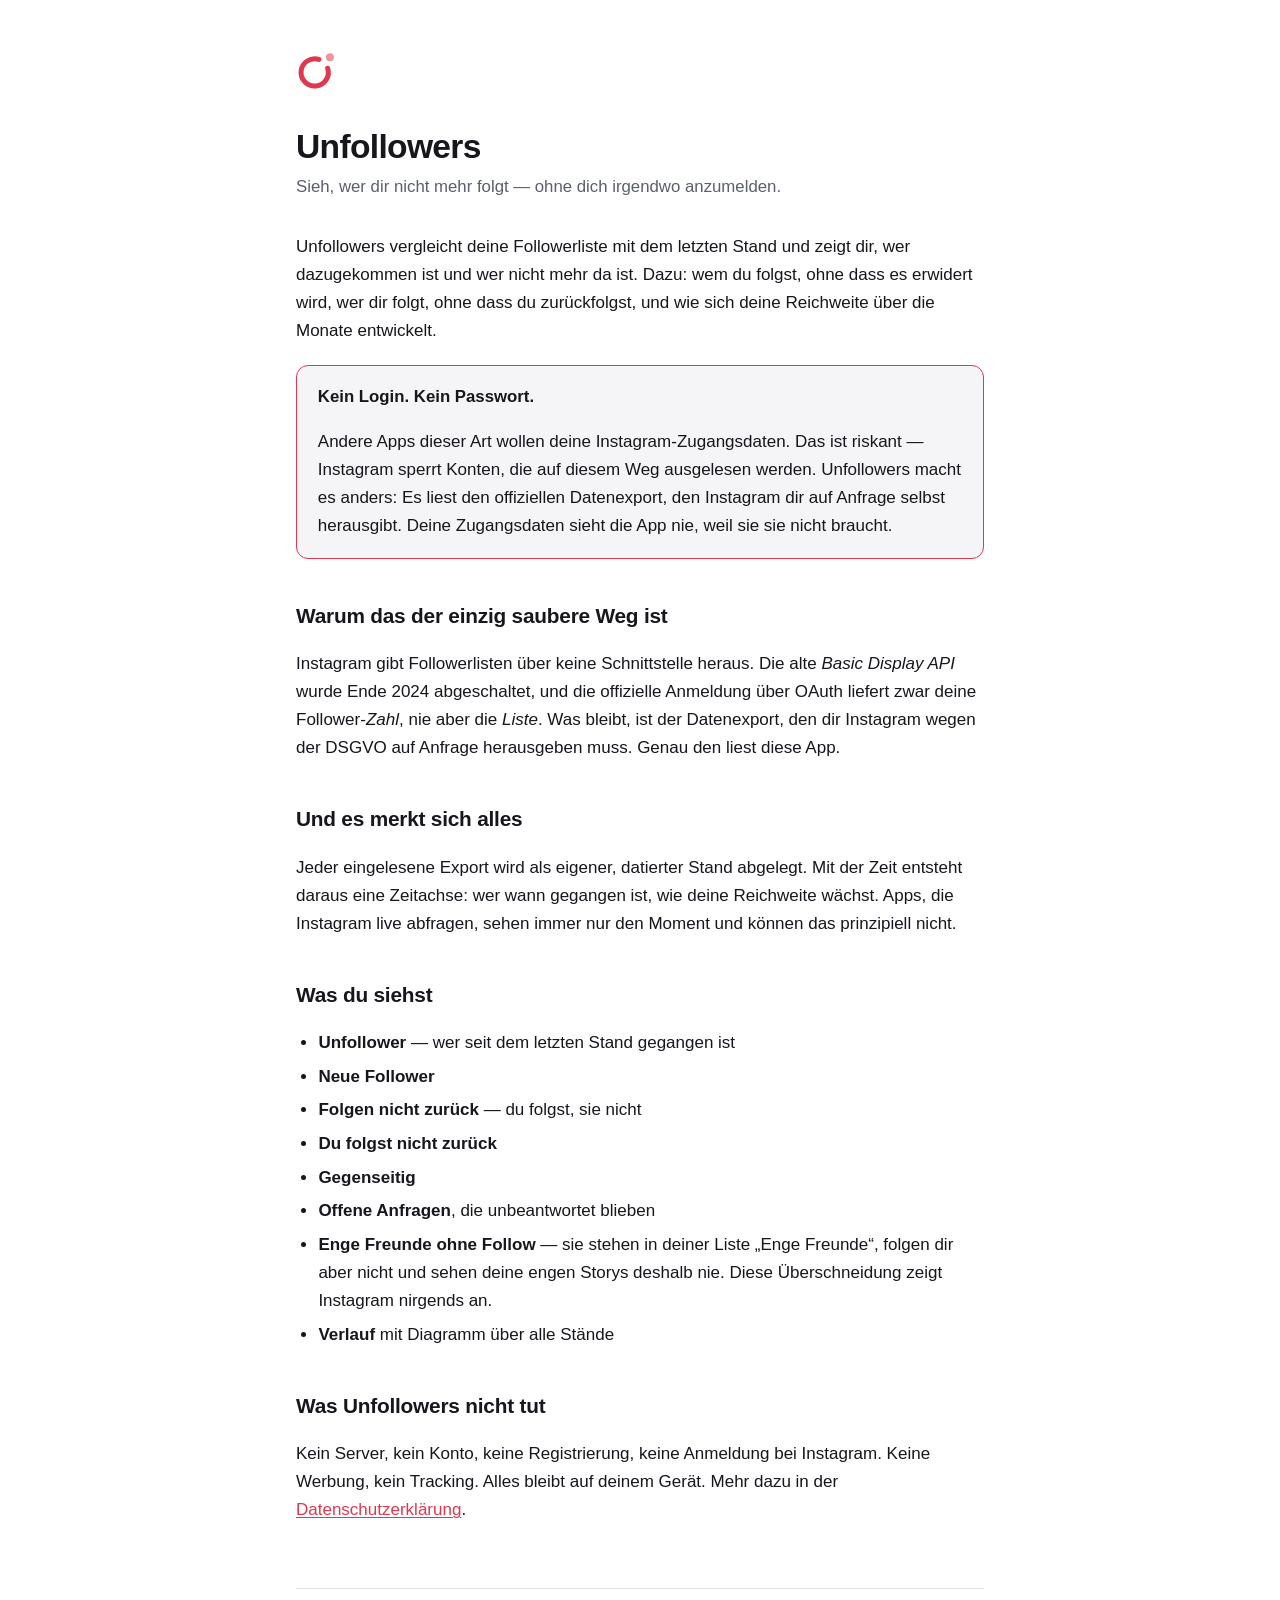
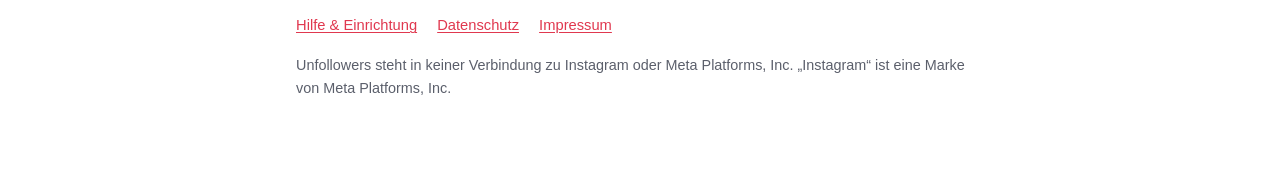
<file: index.html>
<!DOCTYPE html>
<html lang="de">
<head>
<meta charset="UTF-8">
<meta name="viewport" content="width=device-width, initial-scale=1">
<title>Unfollowers</title>
<meta name="description" content="Sieh, wer dir auf Instagram nicht mehr folgt — ohne Login, ohne Passwort, ohne Server.">
<link rel="stylesheet" href="style.css">
</head>
<body>

<div class="mark" aria-hidden="true">
    <svg viewBox="0 0 64 64" width="46" height="46" fill="none">
        <path d="M 44.07 28.13 A 19 19 0 1 1 31.87 15.93"
              stroke="var(--accent)" stroke-width="7" stroke-linecap="round"/>
        <circle cx="47.2" cy="12.8" r="5.5" fill="var(--accent-soft)"/>
    </svg>
</div>

<h1>Unfollowers</h1>
<p class="tagline">Sieh, wer dir nicht mehr folgt — ohne dich irgendwo anzumelden.</p>

<p>
    Unfollowers vergleicht deine Followerliste mit dem letzten Stand und zeigt dir,
    wer dazugekommen ist und wer nicht mehr da ist. Dazu: wem du folgst, ohne dass es
    erwidert wird, wer dir folgt, ohne dass du zurückfolgst, und wie sich deine
    Reichweite über die Monate entwickelt.
</p>

<div class="card highlight">
    <h3>Kein Login. Kein Passwort.</h3>
    <p>
        Andere Apps dieser Art wollen deine Instagram-Zugangsdaten. Das ist riskant —
        Instagram sperrt Konten, die auf diesem Weg ausgelesen werden. Unfollowers
        macht es anders: Es liest den offiziellen Datenexport, den Instagram dir auf
        Anfrage selbst herausgibt. Deine Zugangsdaten sieht die App nie, weil sie sie
        nicht braucht.
    </p>
</div>

<h2>Warum das der einzig saubere Weg ist</h2>

<p>
    Instagram gibt Followerlisten über keine Schnittstelle heraus. Die alte
    <em>Basic Display API</em> wurde Ende 2024 abgeschaltet, und die offizielle
    Anmeldung über OAuth liefert zwar deine Follower-<em>Zahl</em>, nie aber die
    <em>Liste</em>. Was bleibt, ist der Datenexport, den dir Instagram wegen der DSGVO
    auf Anfrage herausgeben muss. Genau den liest diese App.
</p>

<h2>Und es merkt sich alles</h2>

<p>
    Jeder eingelesene Export wird als eigener, datierter Stand abgelegt. Mit der Zeit
    entsteht daraus eine Zeitachse: wer wann gegangen ist, wie deine Reichweite
    wächst. Apps, die Instagram live abfragen, sehen immer nur den Moment und können
    das prinzipiell nicht.
</p>

<h2>Was du siehst</h2>

<ul>
    <li><strong>Unfollower</strong> — wer seit dem letzten Stand gegangen ist</li>
    <li><strong>Neue Follower</strong></li>
    <li><strong>Folgen nicht zurück</strong> — du folgst, sie nicht</li>
    <li><strong>Du folgst nicht zurück</strong></li>
    <li><strong>Gegenseitig</strong></li>
    <li><strong>Offene Anfragen</strong>, die unbeantwortet blieben</li>
    <li><strong>Enge Freunde ohne Follow</strong> — sie stehen in deiner Liste
        „Enge Freunde“, folgen dir aber nicht und sehen deine engen Storys deshalb
        nie. Diese Überschneidung zeigt Instagram nirgends an.</li>
    <li><strong>Verlauf</strong> mit Diagramm über alle Stände</li>
</ul>

<h2>Was Unfollowers nicht tut</h2>

<p>
    Kein Server, kein Konto, keine Registrierung, keine Anmeldung bei Instagram.
    Keine Werbung, kein Tracking. Alles bleibt auf deinem Gerät. Mehr dazu in der
    <a href="privacy.html">Datenschutzerklärung</a>.
</p>

<nav class="footer">
    <a href="support.html">Hilfe &amp; Einrichtung</a>
    <a href="privacy.html">Datenschutz</a>
    <a href="impressum.html">Impressum</a>
    <p class="meta" style="margin-top:1rem">
        Unfollowers steht in keiner Verbindung zu Instagram oder Meta Platforms, Inc.
        „Instagram“ ist eine Marke von Meta Platforms, Inc.
    </p>
</nav>

</body>
</html>
</file>
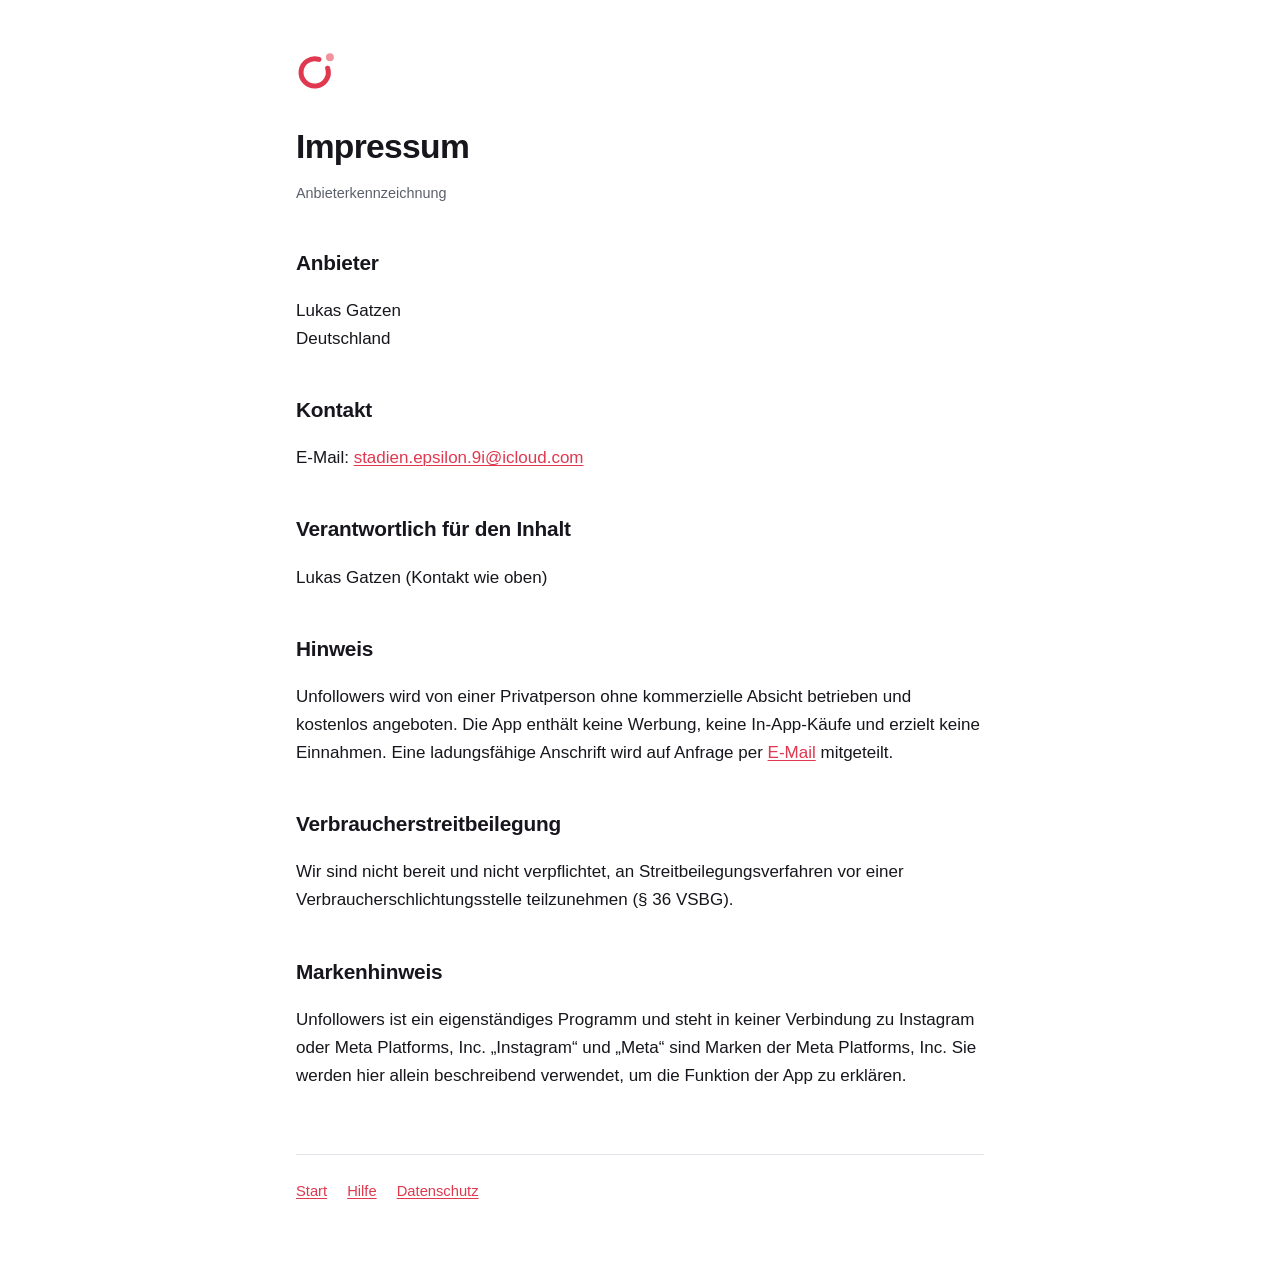
<file: impressum.html>
<!DOCTYPE html>
<html lang="de">
<head>
<meta charset="UTF-8">
<meta name="viewport" content="width=device-width, initial-scale=1">
<title>Impressum — Unfollowers</title>
<link rel="stylesheet" href="style.css">
</head>
<body>

<div class="mark" aria-hidden="true">
    <svg viewBox="0 0 64 64" width="46" height="46" fill="none">
        <path d="M 44.07 28.13 A 19 19 0 1 1 31.87 15.93"
              stroke="var(--accent)" stroke-width="7" stroke-linecap="round"/>
        <circle cx="47.2" cy="12.8" r="5.5" fill="var(--accent-soft)"/>
    </svg>
</div>

<h1>Impressum</h1>
<p class="meta">Anbieterkennzeichnung</p>

<h2>Anbieter</h2>
<p>
    Lukas Gatzen<br>
    Deutschland
</p>

<h2>Kontakt</h2>
<p>
    E-Mail: <a href="mailto:stadien.epsilon.9i@icloud.com">stadien.epsilon.9i@icloud.com</a>
</p>

<h2>Verantwortlich für den Inhalt</h2>
<p>
    Lukas Gatzen (Kontakt wie oben)
</p>

<h2>Hinweis</h2>
<p>
    Unfollowers wird von einer Privatperson ohne kommerzielle Absicht betrieben und
    kostenlos angeboten. Die App enthält keine Werbung, keine In-App-Käufe und erzielt keine Einnahmen. Eine ladungsfähige Anschrift wird
    auf Anfrage per <a href="mailto:stadien.epsilon.9i@icloud.com">E-Mail</a> mitgeteilt.
</p>

<h2>Verbraucherstreitbeilegung</h2>
<p>
    Wir sind nicht bereit und nicht verpflichtet, an Streitbeilegungsverfahren vor einer
    Verbraucherschlichtungsstelle teilzunehmen (§ 36 VSBG).
</p>

<h2>Markenhinweis</h2>
<p>
    Unfollowers ist ein eigenständiges Programm und steht in keiner Verbindung zu
    Instagram oder Meta Platforms, Inc. „Instagram“ und „Meta“ sind Marken der
    Meta Platforms, Inc. Sie werden hier allein beschreibend verwendet, um die
    Funktion der App zu erklären.
</p>

<nav class="footer">
    <a href="index.html">Start</a>
    <a href="support.html">Hilfe</a>
    <a href="privacy.html">Datenschutz</a>
</nav>

</body>
</html>
</file>
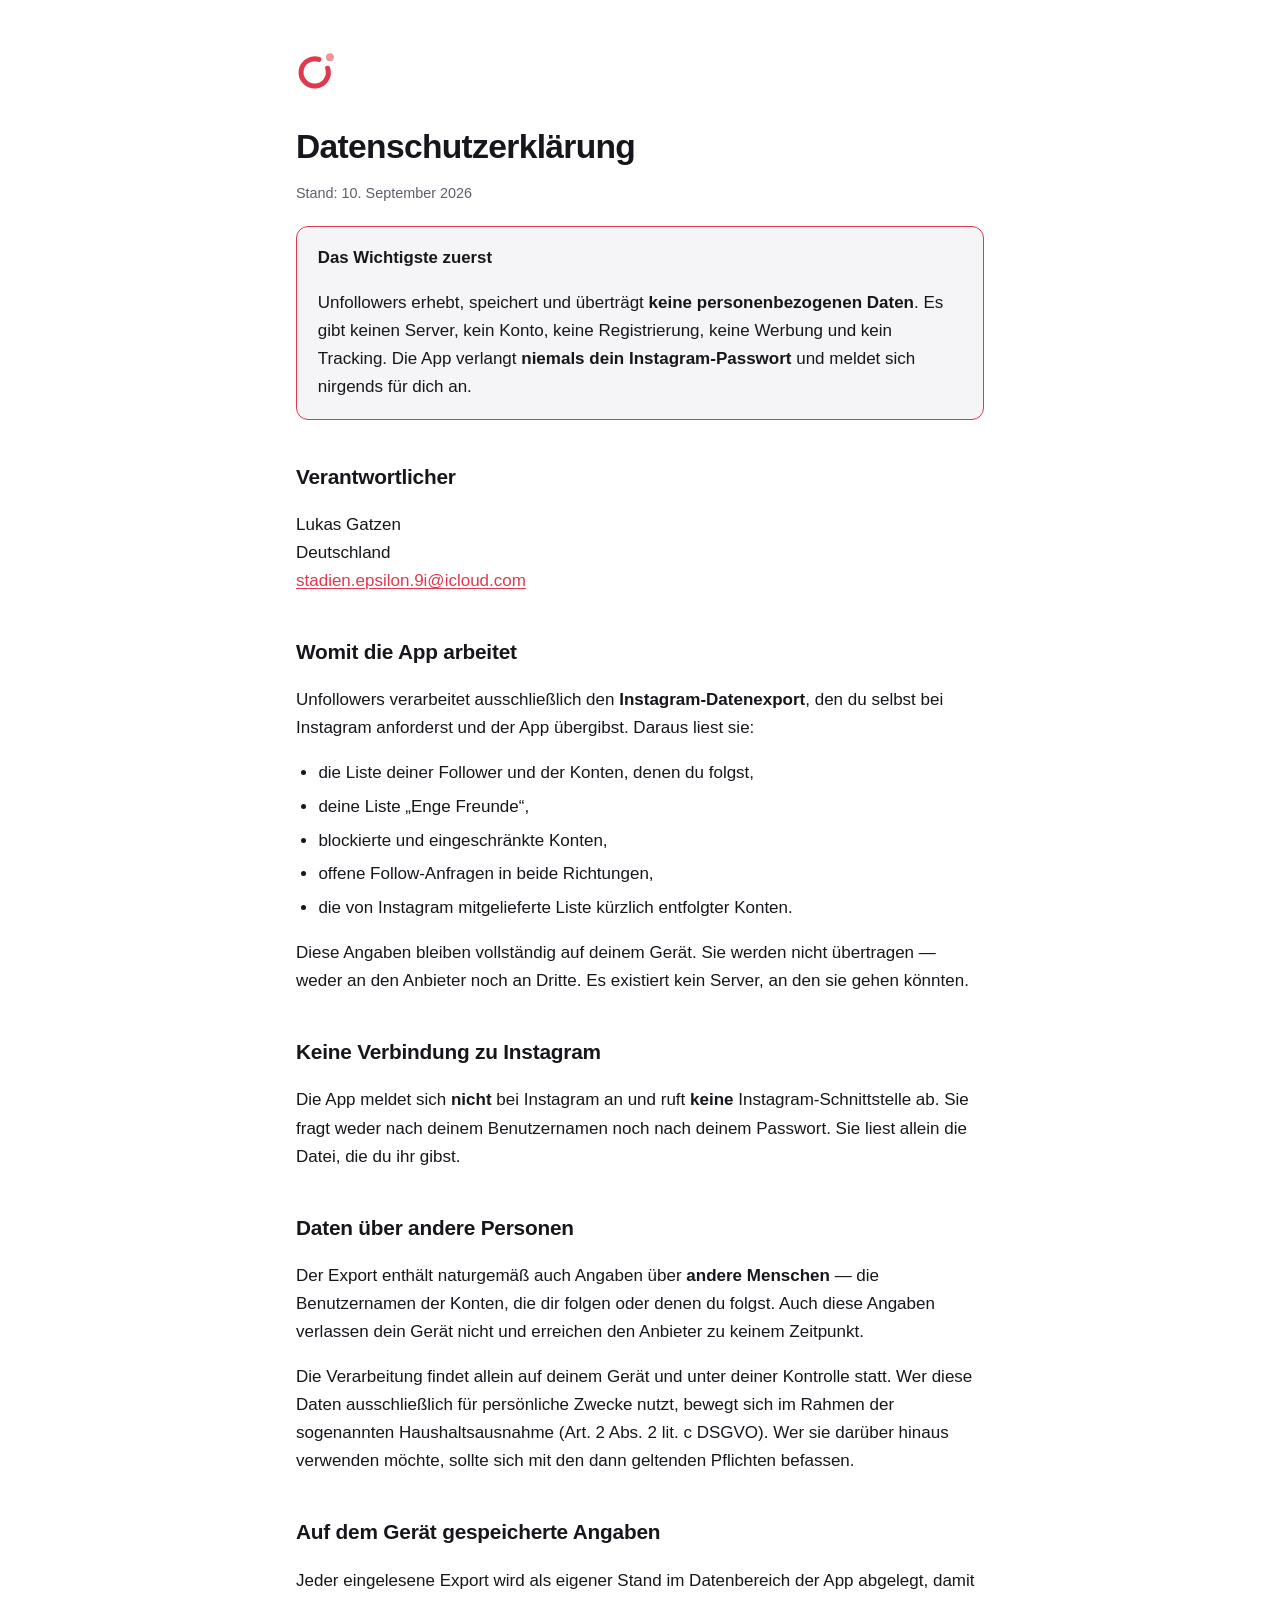
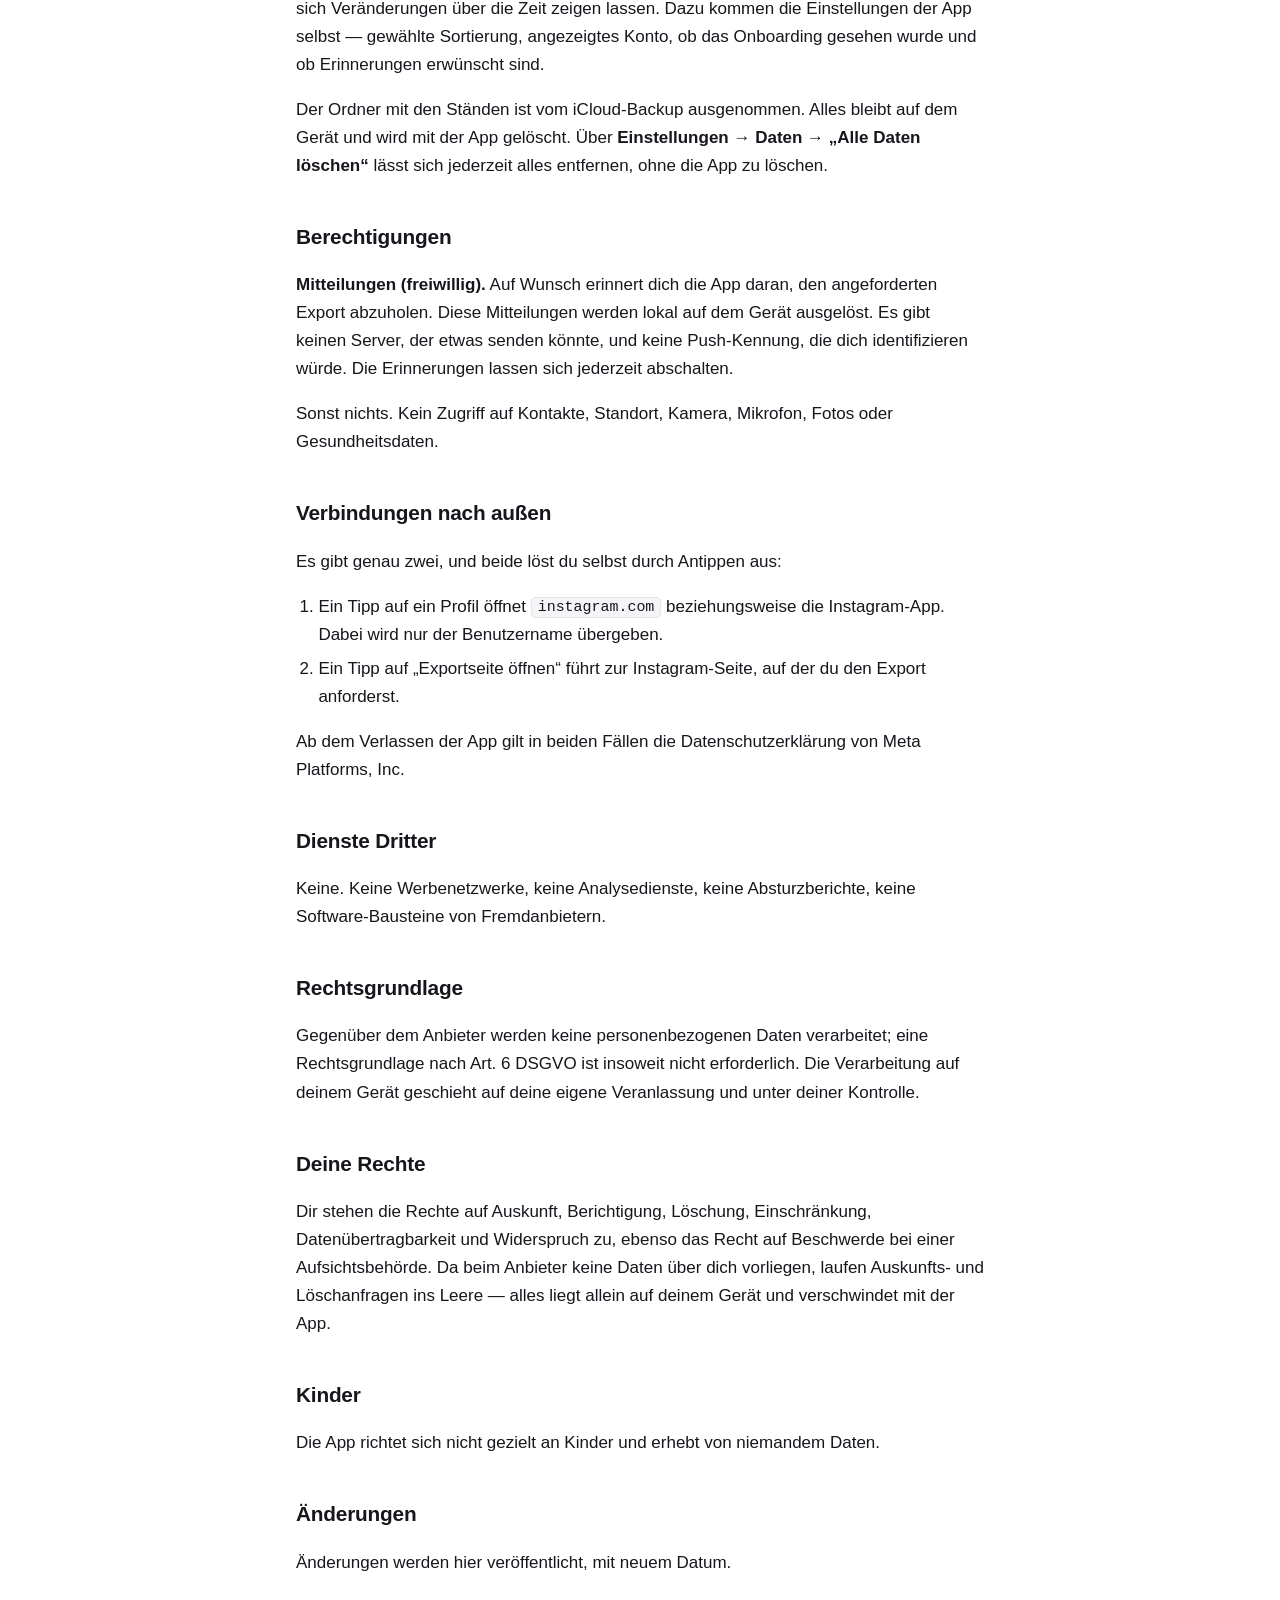
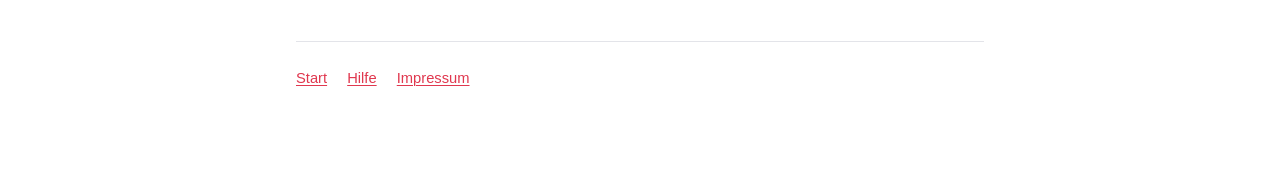
<file: privacy.html>
<!DOCTYPE html>
<html lang="de">
<head>
<meta charset="UTF-8">
<meta name="viewport" content="width=device-width, initial-scale=1">
<title>Datenschutzerklärung — Unfollowers</title>
<link rel="stylesheet" href="style.css">
</head>
<body>

<div class="mark" aria-hidden="true">
    <svg viewBox="0 0 64 64" width="46" height="46" fill="none">
        <path d="M 44.07 28.13 A 19 19 0 1 1 31.87 15.93"
              stroke="var(--accent)" stroke-width="7" stroke-linecap="round"/>
        <circle cx="47.2" cy="12.8" r="5.5" fill="var(--accent-soft)"/>
    </svg>
</div>

<h1>Datenschutzerklärung</h1>
<p class="meta">Stand: 10. September 2026</p>

<div class="card highlight">
    <h3>Das Wichtigste zuerst</h3>
    <p>
        Unfollowers erhebt, speichert und überträgt <strong>keine personenbezogenen
        Daten</strong>. Es gibt keinen Server, kein Konto, keine Registrierung, keine
        Werbung und kein Tracking. Die App verlangt <strong>niemals dein
        Instagram-Passwort</strong> und meldet sich nirgends für dich an.
    </p>
</div>

<h2>Verantwortlicher</h2>
<p>
    Lukas Gatzen<br>
    Deutschland<br>
    <a href="mailto:stadien.epsilon.9i@icloud.com">stadien.epsilon.9i@icloud.com</a>
</p>

<h2>Womit die App arbeitet</h2>

<p>
    Unfollowers verarbeitet ausschließlich den <strong>Instagram-Datenexport</strong>,
    den du selbst bei Instagram anforderst und der App übergibst. Daraus liest sie:
</p>
<ul>
    <li>die Liste deiner Follower und der Konten, denen du folgst,</li>
    <li>deine Liste „Enge Freunde“,</li>
    <li>blockierte und eingeschränkte Konten,</li>
    <li>offene Follow-Anfragen in beide Richtungen,</li>
    <li>die von Instagram mitgelieferte Liste kürzlich entfolgter Konten.</li>
</ul>

<p>
    Diese Angaben bleiben vollständig auf deinem Gerät. Sie werden nicht übertragen —
    weder an den Anbieter noch an Dritte. Es existiert kein Server, an den sie gehen
    könnten.
</p>

<h2>Keine Verbindung zu Instagram</h2>

<p>
    Die App meldet sich <strong>nicht</strong> bei Instagram an und ruft
    <strong>keine</strong> Instagram-Schnittstelle ab. Sie fragt weder nach deinem
    Benutzernamen noch nach deinem Passwort. Sie liest allein die Datei, die du ihr
    gibst.
</p>

<h2>Daten über andere Personen</h2>

<p>
    Der Export enthält naturgemäß auch Angaben über <strong>andere Menschen</strong> —
    die Benutzernamen der Konten, die dir folgen oder denen du folgst. Auch diese
    Angaben verlassen dein Gerät nicht und erreichen den Anbieter zu keinem Zeitpunkt.
</p>
<p>
    Die Verarbeitung findet allein auf deinem Gerät und unter deiner Kontrolle statt.
    Wer diese Daten ausschließlich für persönliche Zwecke nutzt, bewegt sich im Rahmen
    der sogenannten Haushaltsausnahme (Art. 2 Abs. 2 lit. c DSGVO). Wer sie darüber
    hinaus verwenden möchte, sollte sich mit den dann geltenden Pflichten befassen.
</p>

<h2>Auf dem Gerät gespeicherte Angaben</h2>

<p>
    Jeder eingelesene Export wird als eigener Stand im Datenbereich der App abgelegt,
    damit sich Veränderungen über die Zeit zeigen lassen. Dazu kommen die Einstellungen
    der App selbst — gewählte Sortierung, angezeigtes Konto, ob das Onboarding gesehen
    wurde und ob Erinnerungen erwünscht sind.
</p>
<p>
    Der Ordner mit den Ständen ist vom iCloud-Backup ausgenommen. Alles bleibt auf dem
    Gerät und wird mit der App gelöscht. Über
    <strong>Einstellungen → Daten → „Alle Daten löschen“</strong> lässt sich jederzeit
    alles entfernen, ohne die App zu löschen.
</p>

<h2>Berechtigungen</h2>

<p>
    <strong>Mitteilungen (freiwillig).</strong> Auf Wunsch erinnert dich die App daran,
    den angeforderten Export abzuholen. Diese Mitteilungen werden lokal auf dem Gerät
    ausgelöst. Es gibt keinen Server, der etwas senden könnte, und keine Push-Kennung,
    die dich identifizieren würde. Die Erinnerungen lassen sich jederzeit abschalten.
</p>
<p>
    Sonst nichts. Kein Zugriff auf Kontakte, Standort, Kamera, Mikrofon, Fotos oder
    Gesundheitsdaten.
</p>

<h2>Verbindungen nach außen</h2>

<p>
    Es gibt genau zwei, und beide löst du selbst durch Antippen aus:
</p>
<ol>
    <li>Ein Tipp auf ein Profil öffnet <code>instagram.com</code> beziehungsweise die
        Instagram-App. Dabei wird nur der Benutzername übergeben.</li>
    <li>Ein Tipp auf „Exportseite öffnen“ führt zur Instagram-Seite, auf der du den
        Export anforderst.</li>
</ol>
<p>
    Ab dem Verlassen der App gilt in beiden Fällen die Datenschutzerklärung von
    Meta Platforms, Inc.
</p>

<h2>Dienste Dritter</h2>
<p>
    Keine. Keine Werbenetzwerke, keine Analysedienste, keine Absturzberichte, keine
    Software-Bausteine von Fremdanbietern.
</p>

<h2>Rechtsgrundlage</h2>
<p>
    Gegenüber dem Anbieter werden keine personenbezogenen Daten verarbeitet; eine
    Rechtsgrundlage nach Art. 6 DSGVO ist insoweit nicht erforderlich. Die Verarbeitung
    auf deinem Gerät geschieht auf deine eigene Veranlassung und unter deiner Kontrolle.
</p>

<h2>Deine Rechte</h2>
<p>
    Dir stehen die Rechte auf Auskunft, Berichtigung, Löschung, Einschränkung,
    Datenübertragbarkeit und Widerspruch zu, ebenso das Recht auf Beschwerde bei einer
    Aufsichtsbehörde. Da beim Anbieter keine Daten über dich vorliegen, laufen Auskunfts-
    und Löschanfragen ins Leere — alles liegt allein auf deinem Gerät und verschwindet
    mit der App.
</p>

<h2>Kinder</h2>
<p>
    Die App richtet sich nicht gezielt an Kinder und erhebt von niemandem Daten.
</p>

<h2>Änderungen</h2>
<p>
    Änderungen werden hier veröffentlicht, mit neuem Datum.
</p>

<nav class="footer">
    <a href="index.html">Start</a>
    <a href="support.html">Hilfe</a>
    <a href="impressum.html">Impressum</a>
</nav>

</body>
</html>
</file>
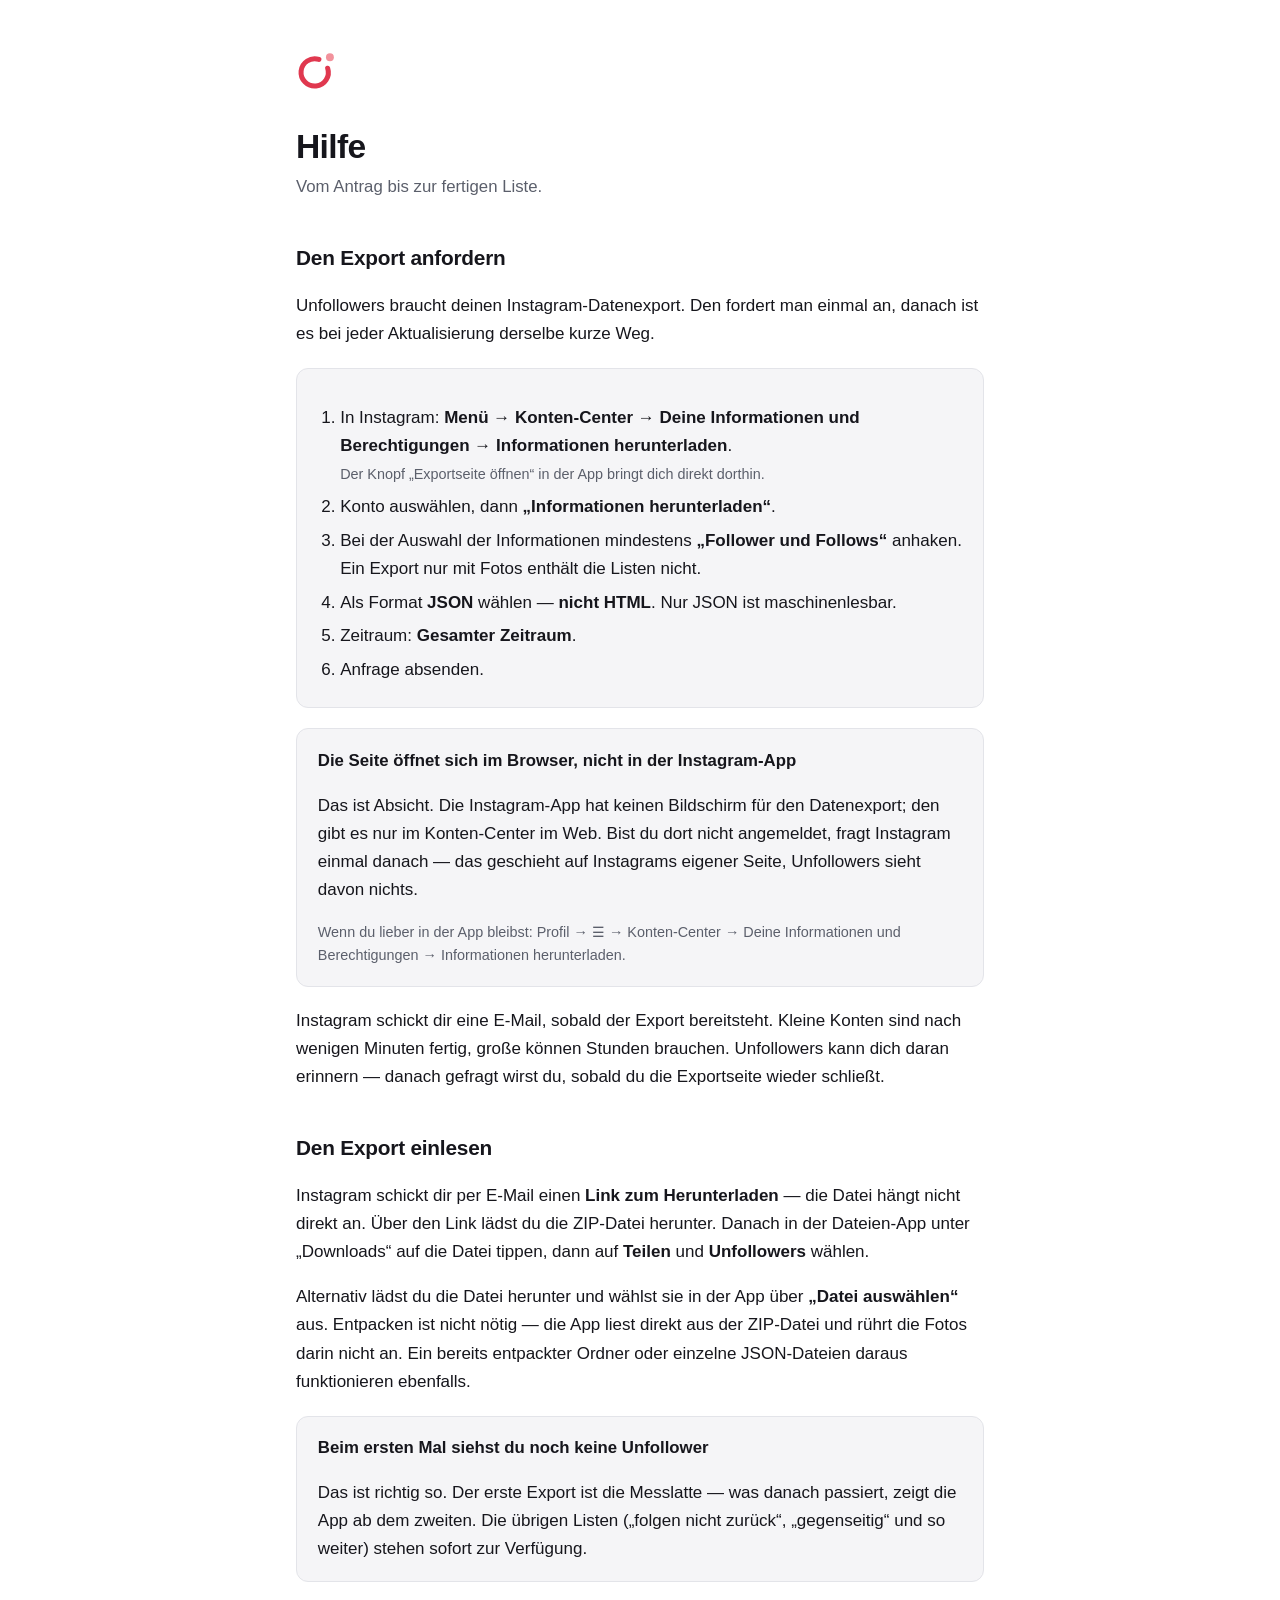
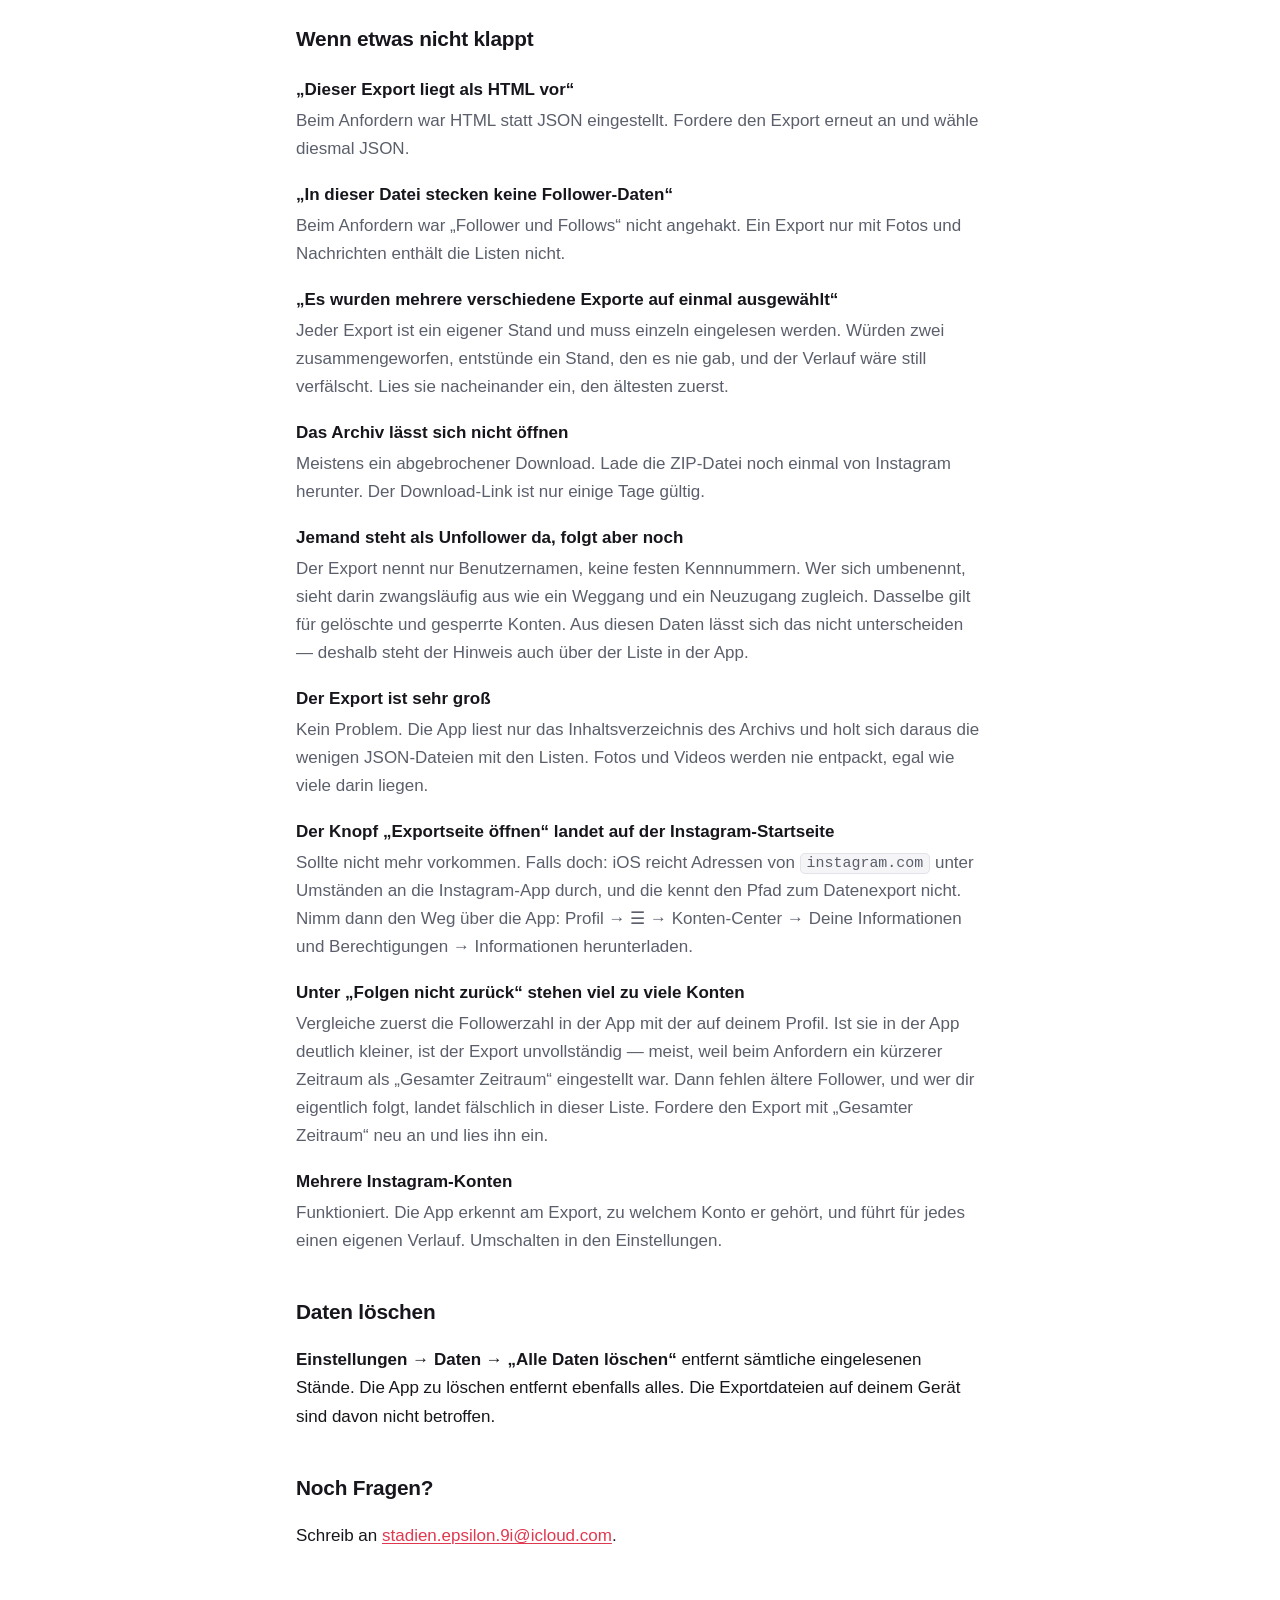
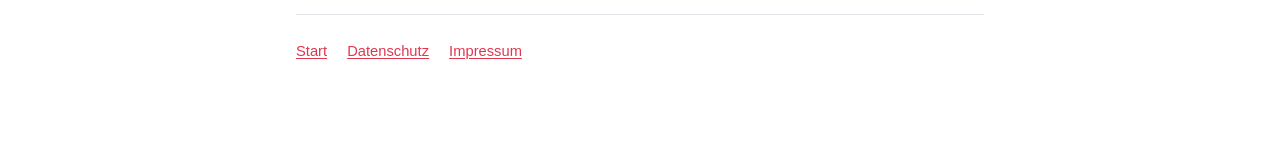
<file: support.html>
<!DOCTYPE html>
<html lang="de">
<head>
<meta charset="UTF-8">
<meta name="viewport" content="width=device-width, initial-scale=1">
<title>Hilfe — Unfollowers</title>
<meta name="description" content="Datenexport bei Instagram anfordern und in Unfollowers einlesen.">
<link rel="stylesheet" href="style.css">
</head>
<body>

<div class="mark" aria-hidden="true">
    <svg viewBox="0 0 64 64" width="46" height="46" fill="none">
        <path d="M 44.07 28.13 A 19 19 0 1 1 31.87 15.93"
              stroke="var(--accent)" stroke-width="7" stroke-linecap="round"/>
        <circle cx="47.2" cy="12.8" r="5.5" fill="var(--accent-soft)"/>
    </svg>
</div>

<h1>Hilfe</h1>
<p class="tagline">Vom Antrag bis zur fertigen Liste.</p>

<h2 id="einrichtung">Den Export anfordern</h2>

<p>
    Unfollowers braucht deinen Instagram-Datenexport. Den fordert man einmal an, danach
    ist es bei jeder Aktualisierung derselbe kurze Weg.
</p>

<div class="card">
    <ol>
        <li>In Instagram: <strong>Menü → Konten-Center → Deine Informationen und
            Berechtigungen → Informationen herunterladen</strong>.<br>
            <span class="meta">Der Knopf „Exportseite öffnen“ in der App bringt dich
            direkt dorthin.</span></li>
        <li>Konto auswählen, dann <strong>„Informationen herunterladen“</strong>.</li>
        <li>Bei der Auswahl der Informationen mindestens
            <strong>„Follower und Follows“</strong> anhaken. Ein Export nur mit Fotos
            enthält die Listen nicht.</li>
        <li>Als Format <strong>JSON</strong> wählen — <strong>nicht HTML</strong>.
            Nur JSON ist maschinenlesbar.</li>
        <li>Zeitraum: <strong>Gesamter Zeitraum</strong>.</li>
        <li>Anfrage absenden.</li>
    </ol>
</div>

<div class="card">
    <h3>Die Seite öffnet sich im Browser, nicht in der Instagram-App</h3>
    <p>
        Das ist Absicht. Die Instagram-App hat keinen Bildschirm für den Datenexport;
        den gibt es nur im Konten-Center im Web. Bist du dort nicht angemeldet, fragt
        Instagram einmal danach — das geschieht auf Instagrams eigener Seite,
        Unfollowers sieht davon nichts.
    </p>
    <p class="meta">
        Wenn du lieber in der App bleibst: Profil → ☰ → Konten-Center → Deine
        Informationen und Berechtigungen → Informationen herunterladen.
    </p>
</div>

<p>
    Instagram schickt dir eine E-Mail, sobald der Export bereitsteht. Kleine Konten sind
    nach wenigen Minuten fertig, große können Stunden brauchen. Unfollowers kann dich
    daran erinnern — danach gefragt wirst du, sobald du die Exportseite wieder
    schließt.
</p>

<h2>Den Export einlesen</h2>

<p>
    Instagram schickt dir per E-Mail einen <strong>Link zum Herunterladen</strong> — die
    Datei hängt nicht direkt an. Über den Link lädst du die ZIP-Datei herunter. Danach in
    der Dateien-App unter „Downloads“ auf die Datei tippen, dann auf
    <strong>Teilen</strong> und <strong>Unfollowers</strong> wählen.
</p>

<p>
    Alternativ lädst du die Datei herunter und wählst sie in der App über
    <strong>„Datei auswählen“</strong> aus. Entpacken ist nicht nötig — die App liest
    direkt aus der ZIP-Datei und rührt die Fotos darin nicht an. Ein bereits entpackter
    Ordner oder einzelne JSON-Dateien daraus funktionieren ebenfalls.
</p>

<div class="card">
    <h3>Beim ersten Mal siehst du noch keine Unfollower</h3>
    <p>
        Das ist richtig so. Der erste Export ist die Messlatte — was danach passiert,
        zeigt die App ab dem zweiten. Die übrigen Listen („folgen nicht zurück“,
        „gegenseitig“ und so weiter) stehen sofort zur Verfügung.
    </p>
</div>

<h2>Wenn etwas nicht klappt</h2>

<dl>
    <dt>„Dieser Export liegt als HTML vor“</dt>
    <dd>Beim Anfordern war HTML statt JSON eingestellt. Fordere den Export erneut an
        und wähle diesmal JSON.</dd>

    <dt>„In dieser Datei stecken keine Follower-Daten“</dt>
    <dd>Beim Anfordern war „Follower und Follows“ nicht angehakt. Ein Export nur mit
        Fotos und Nachrichten enthält die Listen nicht.</dd>

    <dt>„Es wurden mehrere verschiedene Exporte auf einmal ausgewählt“</dt>
    <dd>Jeder Export ist ein eigener Stand und muss einzeln eingelesen werden. Würden
        zwei zusammengeworfen, entstünde ein Stand, den es nie gab, und der Verlauf
        wäre still verfälscht. Lies sie nacheinander ein, den ältesten zuerst.</dd>

    <dt>Das Archiv lässt sich nicht öffnen</dt>
    <dd>Meistens ein abgebrochener Download. Lade die ZIP-Datei noch einmal von
        Instagram herunter. Der Download-Link ist nur einige Tage gültig.</dd>

    <dt>Jemand steht als Unfollower da, folgt aber noch</dt>
    <dd>Der Export nennt nur Benutzernamen, keine festen Kennnummern. Wer sich
        umbenennt, sieht darin zwangsläufig aus wie ein Weggang und ein Neuzugang
        zugleich. Dasselbe gilt für gelöschte und gesperrte Konten. Aus diesen Daten
        lässt sich das nicht unterscheiden — deshalb steht der Hinweis auch über der
        Liste in der App.</dd>

    <dt>Der Export ist sehr groß</dt>
    <dd>Kein Problem. Die App liest nur das Inhaltsverzeichnis des Archivs und holt
        sich daraus die wenigen JSON-Dateien mit den Listen. Fotos und Videos werden
        nie entpackt, egal wie viele darin liegen.</dd>

    <dt>Der Knopf „Exportseite öffnen“ landet auf der Instagram-Startseite</dt>
    <dd>Sollte nicht mehr vorkommen. Falls doch: iOS reicht Adressen von
        <code>instagram.com</code> unter Umständen an die Instagram-App durch, und die
        kennt den Pfad zum Datenexport nicht. Nimm dann den Weg über die App:
        Profil → ☰ → Konten-Center → Deine Informationen und Berechtigungen →
        Informationen herunterladen.</dd>

    <dt>Unter „Folgen nicht zurück“ stehen viel zu viele Konten</dt>
    <dd>Vergleiche zuerst die Followerzahl in der App mit der auf deinem Profil. Ist sie in
        der App deutlich kleiner, ist der Export unvollständig — meist, weil beim Anfordern
        ein kürzerer Zeitraum als „Gesamter Zeitraum“ eingestellt war. Dann fehlen ältere
        Follower, und wer dir eigentlich folgt, landet fälschlich in dieser Liste. Fordere
        den Export mit „Gesamter Zeitraum“ neu an und lies ihn ein.</dd>

    <dt>Mehrere Instagram-Konten</dt>
    <dd>Funktioniert. Die App erkennt am Export, zu welchem Konto er gehört, und
        führt für jedes einen eigenen Verlauf. Umschalten in den Einstellungen.</dd>
</dl>

<h2>Daten löschen</h2>
<p>
    <strong>Einstellungen → Daten → „Alle Daten löschen“</strong> entfernt sämtliche
    eingelesenen Stände. Die App zu löschen entfernt ebenfalls alles. Die Exportdateien
    auf deinem Gerät sind davon nicht betroffen.
</p>

<h2>Noch Fragen?</h2>
<p>
    Schreib an <a href="mailto:stadien.epsilon.9i@icloud.com">stadien.epsilon.9i@icloud.com</a>.
</p>

<nav class="footer">
    <a href="index.html">Start</a>
    <a href="privacy.html">Datenschutz</a>
    <a href="impressum.html">Impressum</a>
</nav>

</body>
</html>
</file>
<file: style.css>
/* Unfollowers — gemeinsame Gestaltung der Rechts- und Hilfeseiten.
   Hell und dunkel, weil die Seiten meist vom iPhone aus geöffnet werden.
   Die Farben stammen aus derselben Palette wie die App (Views/Theme.swift). */

:root {
    --bg: #ffffff;
    --surface: #f5f5f7;
    --text: #16161c;
    --muted: #5b5f6b;
    --border: #e3e4e9;
    --accent: #e0384f;      /* auf Weiß dunkler als in der App, sonst zu blass */
    --accent-soft: #f2929c;
    --gain: #17916a;
    --attention: #a56b09;
}

@media (prefers-color-scheme: dark) {
    :root {
        --bg: #0b0b0f;
        --surface: #15151c;
        --text: #f2f1ee;
        --muted: #9ca0ab;
        --border: #262630;
        --accent: #fb6773;
        --accent-soft: #ffb0b6;
        --gain: #4fd6a0;
        --attention: #f2b544;
    }
}

* { box-sizing: border-box; }

body {
    font-family: -apple-system, BlinkMacSystemFont, "Segoe UI", Roboto, sans-serif;
    max-width: 46rem;
    margin: 0 auto;
    padding: 3rem 1.5rem 5rem;
    background: var(--bg);
    color: var(--text);
    line-height: 1.65;
    font-size: 17px;
    -webkit-text-size-adjust: 100%;
}

/* Dasselbe Motiv wie das App-Symbol: ein Kreis mit einer Lücke und ein Punkt,
   der ihn verlassen hat. */
.mark { margin-bottom: 1.5rem; }

h1 { font-size: 2.1rem; line-height: 1.2; margin: 0 0 .35rem; letter-spacing: -.02em; }
h2 { font-size: 1.3rem; margin: 2.5rem 0 .75rem; letter-spacing: -.01em; }
h3 { font-size: 1.05rem; margin: 1.75rem 0 .5rem; }

.tagline { color: var(--muted); margin: 0 0 2rem; font-size: 1.05rem; }
.meta { color: var(--muted); font-size: .9rem; }

a { color: var(--accent); text-decoration-thickness: 1px; text-underline-offset: 2px; }

code {
    font-family: ui-monospace, SFMono-Regular, Menlo, monospace;
    background: var(--surface);
    border: 1px solid var(--border);
    border-radius: 5px;
    padding: .1em .4em;
    font-size: .88em;
}

.card {
    background: var(--surface);
    border: 1px solid var(--border);
    border-radius: 12px;
    padding: 1.1rem 1.3rem;
    margin: 1.25rem 0;
}
.card h3 { margin-top: 0; }
.card p:last-child, .card ul:last-child, .card ol:last-child { margin-bottom: 0; }

/* Hervorhebung für das, was diese App von den anderen ihrer Art unterscheidet. */
.card.highlight { border-color: var(--accent); }

ol, ul { padding-left: 1.4rem; }
li { margin: .35rem 0; }

dl { margin: 1.25rem 0; }
dt { font-weight: 600; margin-top: 1.1rem; }
dd { margin: .2rem 0 0; color: var(--muted); }

nav.footer {
    margin-top: 4rem;
    padding-top: 1.5rem;
    border-top: 1px solid var(--border);
    font-size: .92rem;
    color: var(--muted);
}
nav.footer a { margin-right: 1rem; }
</file>
